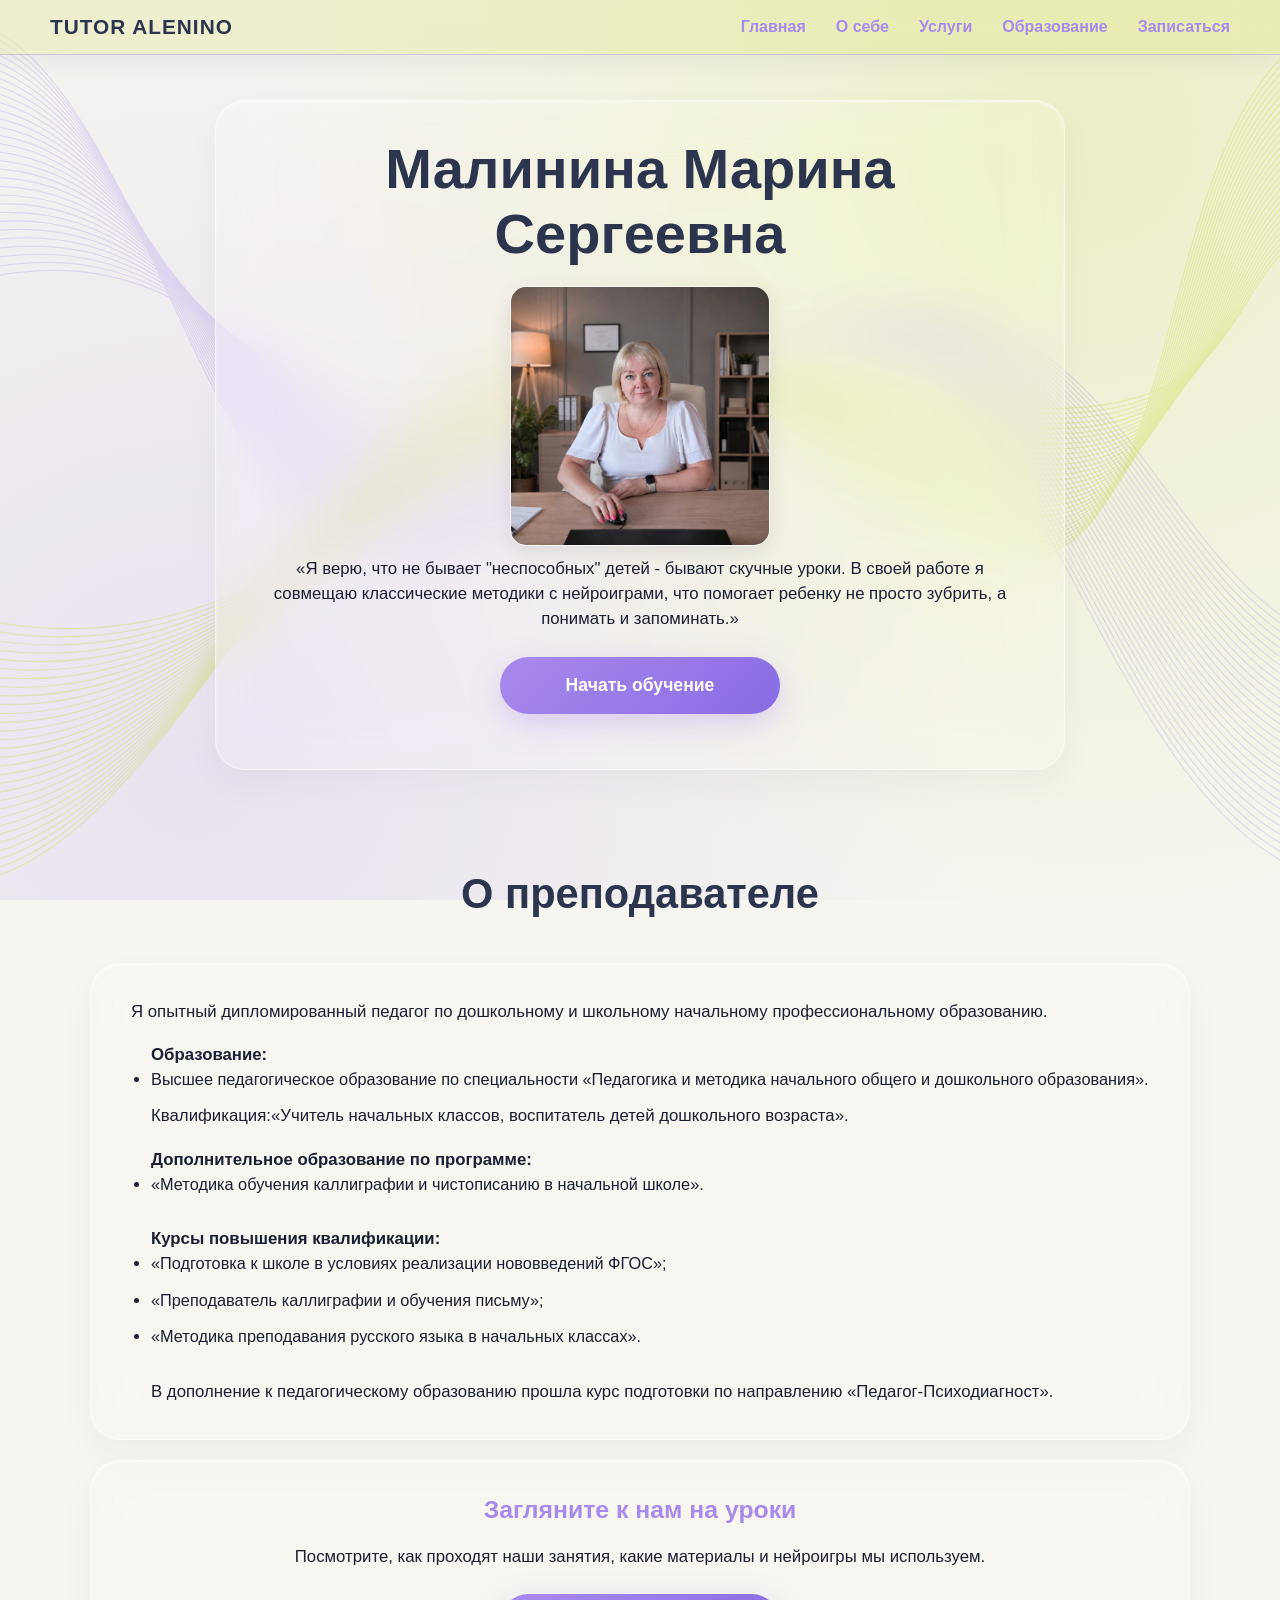
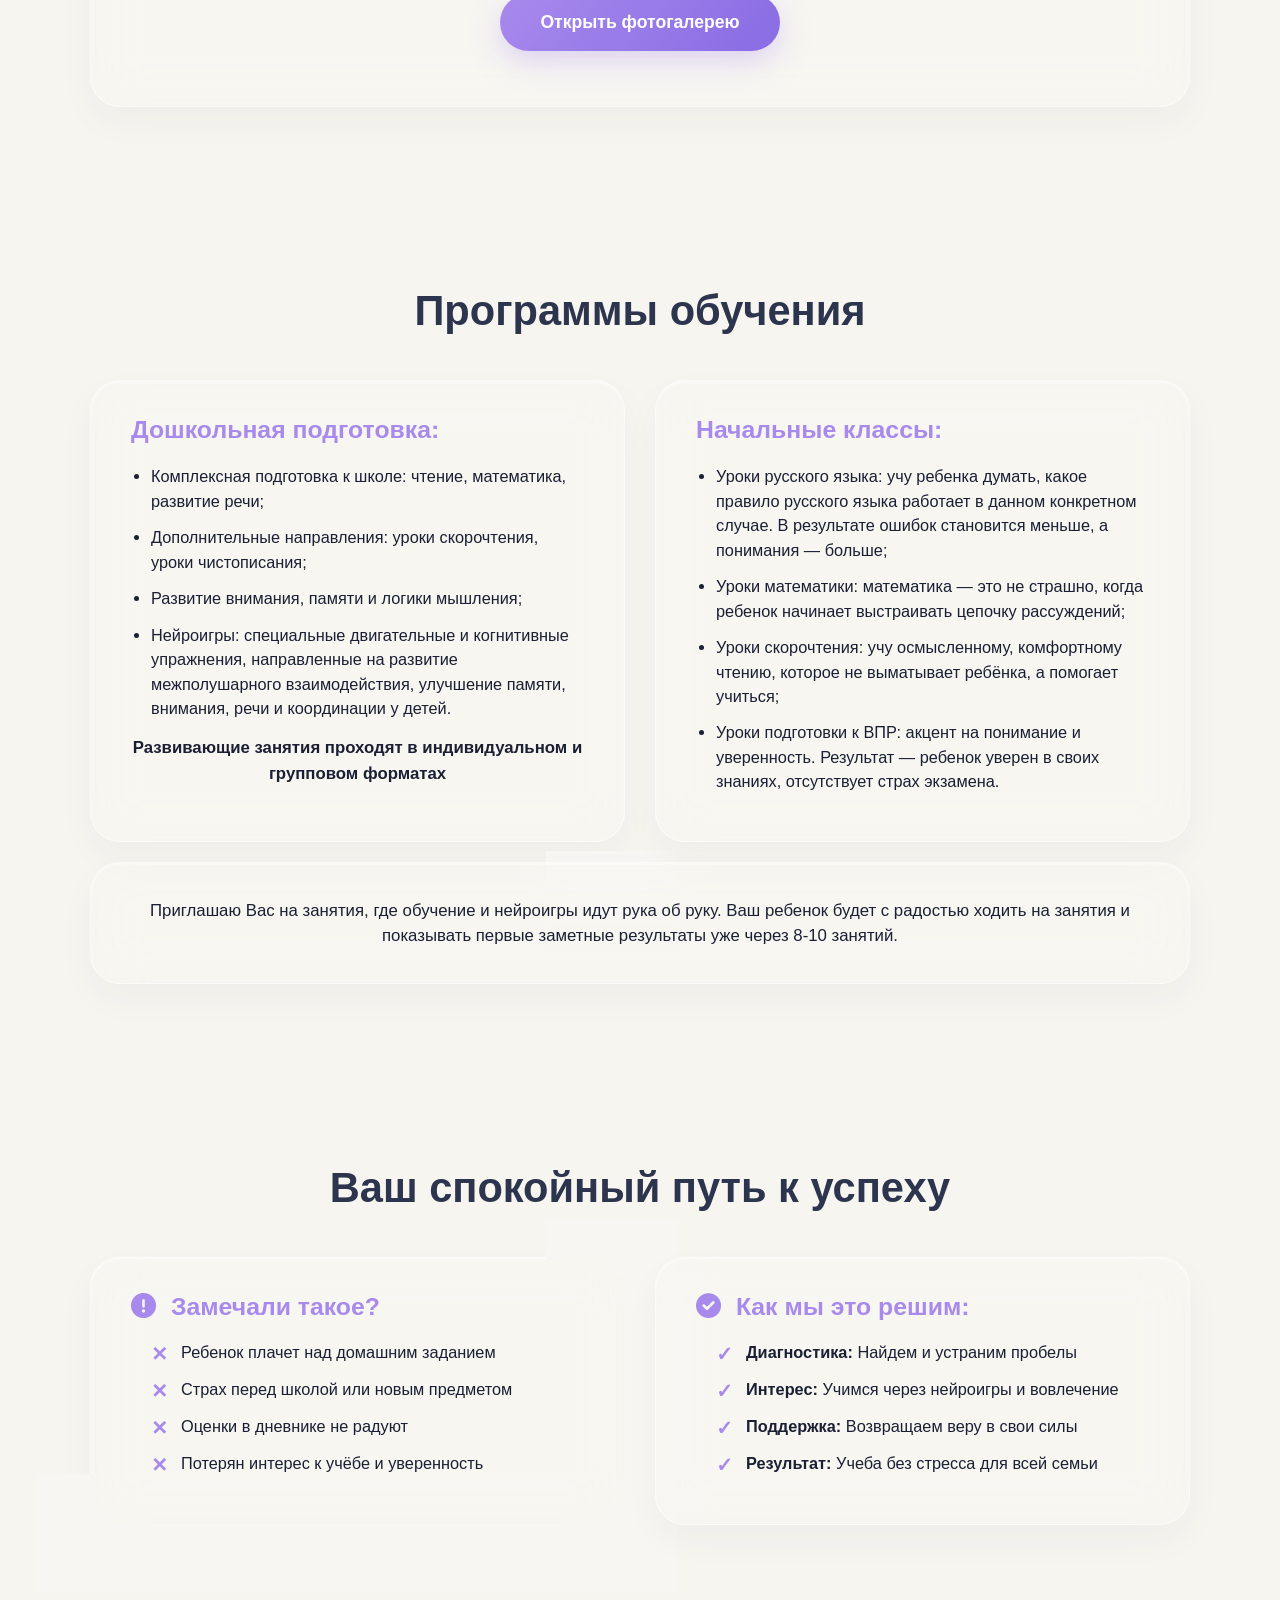
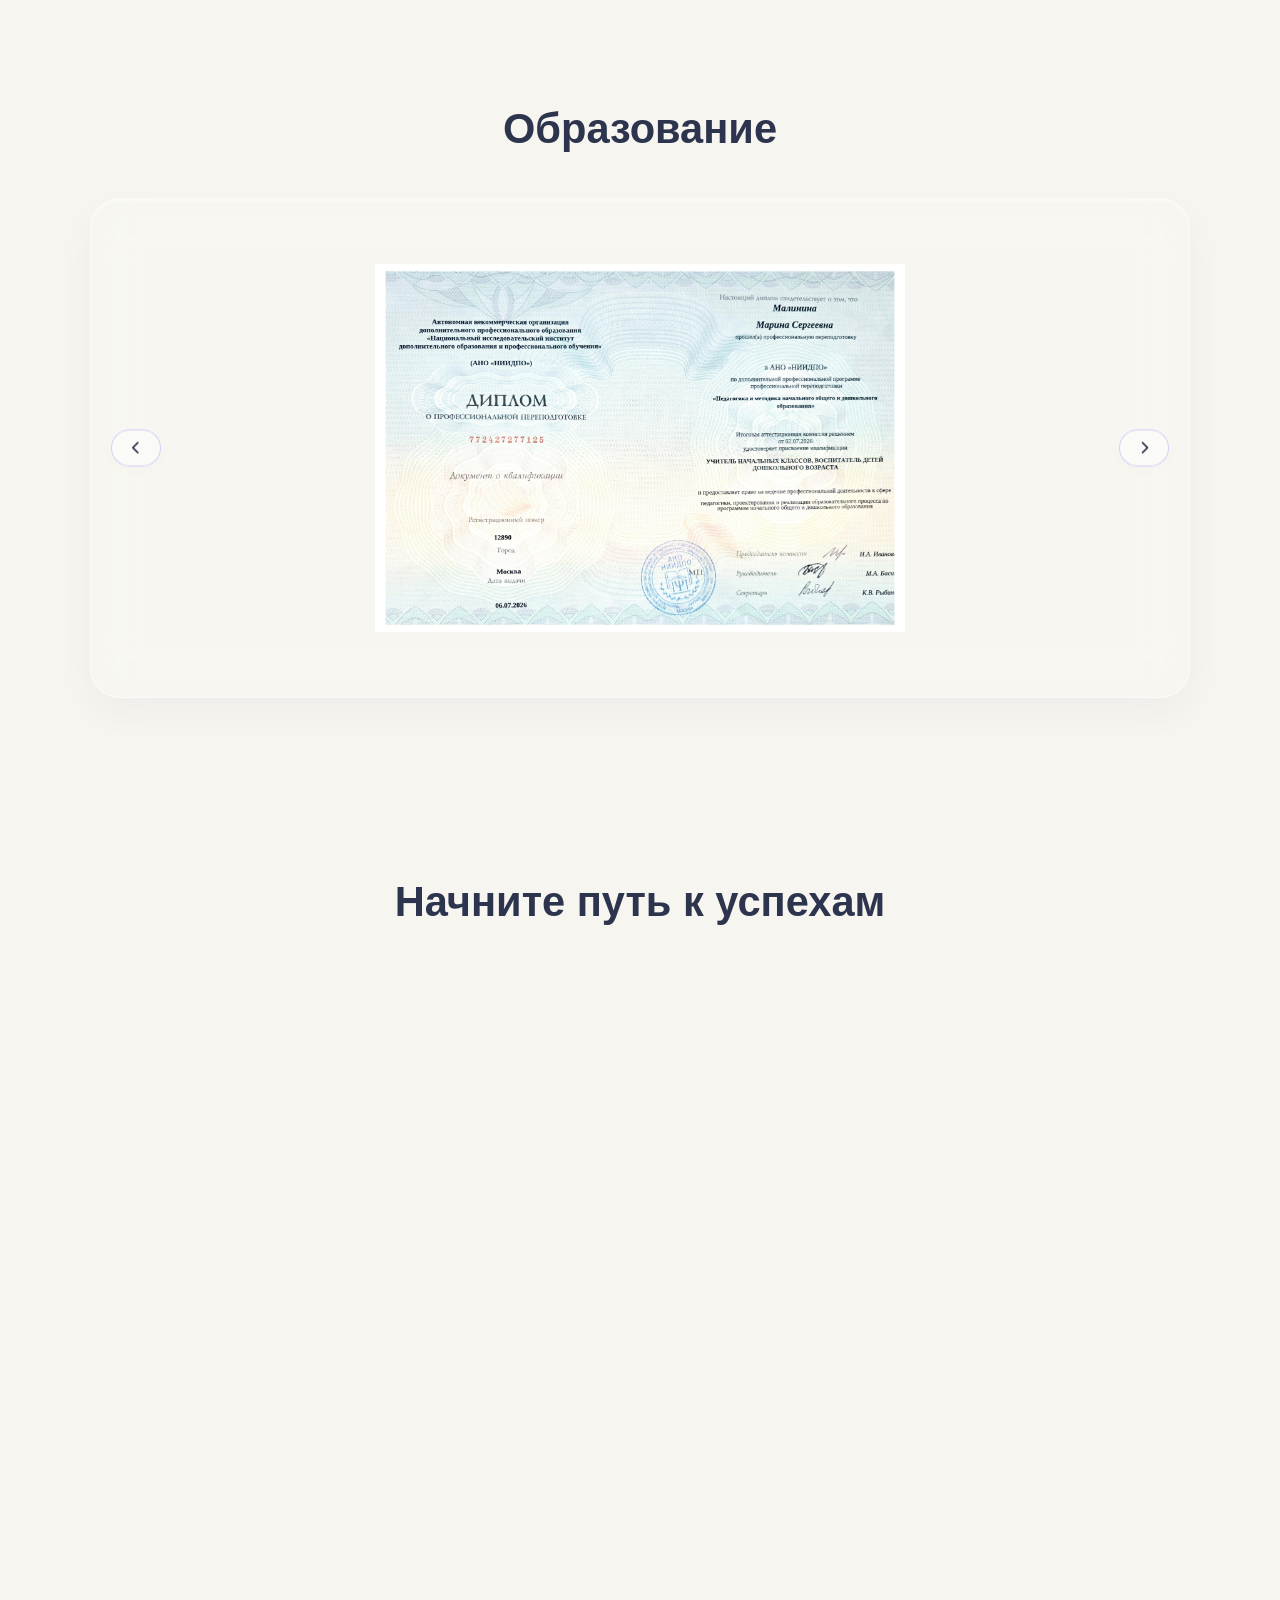
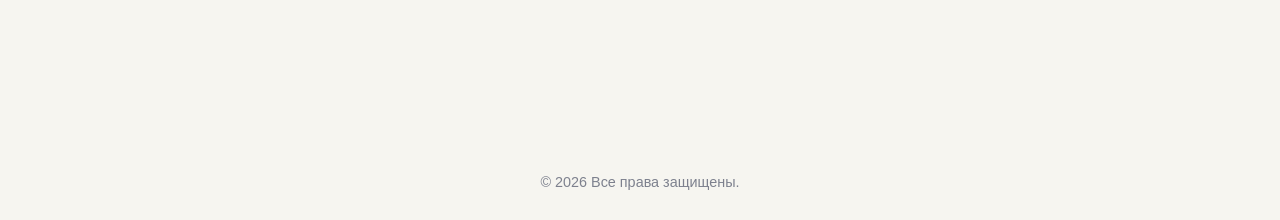
<file: index.html>
<!DOCTYPE html>
<html lang="ru">
<head>
    <meta charset="UTF-8">
    <meta name="viewport" content="width=device-width, initial-scale=1.0">
    <meta name="description" content="Репетитор начальных классов и дошкольников. Марина Сергеевна Малинина. Подготовка к школе, нейроигры.">
    <title>Малинина Марина Сергеевна | Репетитор начальных классов</title>
    <link rel="stylesheet" href="style.css">
    <link rel="stylesheet" href="https://cdnjs.cloudflare.com/ajax/libs/font-awesome/6.0.0/css/all.min.css">
</head>
<body>
    
    <nav class="navbar">
        <div class="logo">TUTOR ALENINO</div>
        <div class="menu-toggle" id="mobile-menu">
            <i class="fas fa-ellipsis-v"></i>
        </div>
        <ul class="nav-links">
            <li><a href="#home">Главная</a></li>
            <li><a href="#about">О себе</a></li>
            <li><a href="#services">Услуги</a></li>
            <li><a href="#diplomas">Образование</a></li>
            <li><a href="#start-path">Записаться</a></li>
        </ul>
    </nav>

    <header id="home" class="hero">
        <div class="container hero-layout">
            <div class="hero-content glass">
                <h1>Малинина Марина Сергеевна</h1>
                <img src="M1.jpg" alt="Малинина Марина Сергеевна" class="hero-avatar">
                <p>«Я верю, что не бывает "неспособных" детей - бывают скучные уроки. В своей работе я совмещаю классические методики с нейроиграми, что помогает ребенку не просто зубрить, а понимать и запоминать.»</p>
                <a href="#start-path" class="cta-button">Начать обучение</a>
            </div>
        </div>
    </header>

    <section id="about" class="section">
        <div class="container">
            <h2 class="section-title">О преподавателе</h2>
            <div class="glass card reveal">
                <p>Я опытный дипломированный педагог по дошкольному и школьному начальному профессиональному образованию.</p>
                <br>
                <ul>
                    <p><b>Образование:</b></p>
                    <li>Высшее педагогическое образование по специальности «Педагогика и методика начального общего и дошкольного образования».</li>
                    <p>Квалификация:«Учитель начальных классов, воспитатель детей дошкольного возраста».</p>
                    <br>
                    <p><b>Дополнительное образование по программе:</b><p>
                    <li>«Методика обучения каллиграфии и чистописанию в начальной школе».</li>
                    <br>
                    <p><b>Курсы повышения квалификации:</b></p>
                    <li>«Подготовка к школе в условиях реализации нововведений ФГОС»;</li>
                    <li>«Преподаватель каллиграфии и обучения письму»;</li> 
                    <li>«Методика преподавания русского языка в начальных классах».</li>
                    <br>
                    <p>В дополнение к педагогическому образованию прошла курс подготовки по направлению «Педагог-Психодиагност».</p>
                </ul>
            </div>

            <div class="glass card reveal services-full-width">
                <h3>Загляните к нам на уроки</h3>
                <p>Посмотрите, как проходят наши занятия, какие материалы и нейроигры мы используем.</p>
                <a href="gallery.html" class="cta-button">Открыть фотогалерею</a>
            </div>
        </div>
    </section>

    <section id="services" class="section">
        <div class="container">
            <h2 class="section-title">Программы обучения</h2>
            <div class="services-grid">
                <div class="glass card reveal">
                    <h3>Дошкольная подготовка:</h3>
                    <ul>
                        <li>Комплексная подготовка к школе: чтение, математика, развитие речи;</li>
                        <li>Дополнительные направления: уроки скорочтения, уроки чистописания;</li>
                        <li>Развитие внимания, памяти и логики мышления;</li>
                        <li>Нейроигры: специальные двигательные и когнитивные упражнения, направленные на развитие межполушарного взаимодействия, улучшение памяти, внимания, речи и координации у детей.</li>
                    </ul>
                    <p style="text-align: center; margin-top: 15px; font-weight: 600;">Развивающие занятия проходят в индивидуальном и групповом форматах</p>
                </div>

                <div class="glass card reveal">
                    <h3>Начальные классы:</h3>
                    <ul>
                        <li>Уроки русского языка: учу ребенка думать, какое правило русского языка работает в данном конкретном случае. В результате ошибок становится меньше, а понимания — больше;</li>
                        <li>Уроки математики: математика — это не страшно, когда ребенок начинает выстраивать цепочку рассуждений;</li>
                        <li>Уроки скорочтения: учу осмысленному, комфортному чтению, которое не выматывает ребёнка, а помогает учиться;</li>
                        <li>Уроки подготовки к ВПР: акцент на понимание и уверенность. Результат — ребенок уверен в своих знаниях, отсутствует страх экзамена.</li>
                    </ul>
                </div>
            </div>

            <div class="glass card reveal services-full-width">
                <p>Приглашаю Вас на занятия, где обучение и нейроигры идут рука об руку. Ваш ребенок будет с радостью ходить на занятия и показывать первые заметные результаты уже через 8-10 занятий.</p>
            </div>
        </div>
    </section>

    <section id="approach" class="section">
        <div class="container">
            <h2 class="section-title">Ваш спокойный путь к успеху</h2>
            <div class="approach-grid">
                <div class="glass card reveal">
                    <h3 class="card-header"><i class="fas fa-exclamation-circle"></i> Замечали такое?</h3>
                    <ul class="clean-list">
                        <li><span class="dot">✕</span> Ребенок плачет над домашним заданием</li>
                        <li><span class="dot">✕</span> Страх перед школой или новым предметом</li>
                        <li><span class="dot">✕</span> Оценки в дневнике не радуют</li>
                        <li><span class="dot">✕</span> Потерян интерес к учёбе и уверенность</li>
                    </ul>
                </div>

                <div class="glass card reveal">
                    <h3 class="card-header"><i class="fas fa-check-circle"></i> Как мы это решим:</h3>
                    <ul class="clean-list">
                        <li><span class="dot blue">✓</span> <strong>Диагностика:</strong> Найдем и устраним пробелы</li>
                        <li><span class="dot blue">✓</span> <strong>Интерес:</strong> Учимся через нейроигры и вовлечение</li>
                        <li><span class="dot blue">✓</span> <strong>Поддержка:</strong> Возвращаем веру в свои силы</li>
                        <li><span class="dot blue">✓</span> <strong>Результат:</strong> Учеба без стресса для всей семьи</li>
                    </ul>
                </div>
            </div>
        </div>
    </section>

    <section id="diplomas" class="section">
        <div class="container">
            <h2 class="section-title">Образование</h2>
            <div class="carousel-container glass reveal">
                <div class="carousel-slide">
                    <img src="Dip1.jpg" alt="">
                    <img src="Dip2.jpg" alt="">
                    <img src="Dip3.jpg" alt="">
                    <img src="Dip4.jpg" alt="">
                    <img src="diplom1.jpg" alt="">
                    <img src="diplom2.jpg" alt="">
                    <img src="diplom3.jpg" alt="">
                </div>
                <button id="prevBtn" class="carousel-btn btn-glass"><i class="fas fa-chevron-left"></i></button>
                <button id="nextBtn" class="carousel-btn btn-glass"><i class="fas fa-chevron-right"></i></button>
            </div>
        </div>
    </section>

    <section id="start-path" class="section">
        <div class="container">
            <h2 class="section-title">Начните путь к успехам</h2>
            <div class="contact-box glass reveal">
                <p class="cta-text">Хотите узнать, как мы построим занятия для вашего ребёнка?</p>
                <p class="cta-subtext">Заполните короткую анкету — я изучу её и свяжусь с вами для беседы.</p>

                <a href="https://docs.google.com/forms/d/1bpNRsY9jd4IkBMlNtH9bb96tWwq_lnhd3LEMnzcUc38/viewform" 
                   target="_blank" 
                   class="cta-button">
                   Записаться на консультацию
                </a>

                <div class="divider"></div>

                <p class="contact-sub-header">Или свяжитесь со мной напрямую:</p>
                <p class="contact-item">
                    <a href="tel:+79773644241" class="phone-link">📱 8 (977) 364-42-41</a>
                </p>
                
                <div class="social-links">
                    <a href="https://t.me/repetitoralenino" class="social-btn">Telegram</a>
                    <a href="#" class="social-btn">MAX</a>
                    <a href="#" class="social-btn">ВКонтакте</a>
                </div>
                
                <p class="work-time">🕒 Работаю: пн–сб с 10:00 до 19:00</p>
            </div>
        </div>
    </section>

    <footer class="site-footer">
        <div class="container">
            <p>&copy; 2026 Все права защищены.</p>
        </div>
    </footer>

    <script src="script.js"></script>
</body>
</html>
</file>
<file: style.css>
:root {
    --bg-light: #f6f5f0;        /* Элегантный кремовый фон */
    --accent-blue: #A88AED;     /* Обновленный Фиолетовый */
    --accent-lime: #CBD83B;     /* Обновленный Лаймовый */
    --text-main: #2d344d;       /* Темно-синий текст */
    --text-dark: #1a1f33;       /* Насыщенный темный для читаемости в стекле */
    --transition: all 0.4s cubic-bezier(0.25, 0.8, 0.25, 1);
}

* {
    margin: 0;
    padding: 0;
    box-sizing: border-box;
    font-family: -apple-system, BlinkMacSystemFont, "Segoe UI", Roboto, Helvetica, Arial, sans-serif;
}

body {
    background-color: var(--bg-light);
    background-image: 
        url("data:image/svg+xml,%3Csvg xmlns='http://www.w3.org/2000/svg' viewBox='0 0 1440 900'%3E%3Cg fill='none' stroke='%23A88AED' opacity='0.25'%3E%3Cpath d='M-100,50 C300,-200 200,900 700,450 C1200,0 1100,1100 1600,850' stroke-width='1.2'/%3E%3Cpath d='M-100,60 C303,-190 203,890 703,448 C1203,3 1103,1090 1600,842' stroke-width='1.2'/%3E%3Cpath d='M-100,70 C306,-180 206,880 706,446 C1206,6 1106,1080 1600,834' stroke-width='1.2'/%3E%3Cpath d='M-100,80 C309,-170 209,870 709,444 C1209,9 1109,1070 1600,826' stroke-width='1.2'/%3E%3Cpath d='M-100,90 C312,-160 212,860 712,442 C1212,12 1112,1060 1600,818' stroke-width='1.2'/%3E%3Cpath d='M-100,100 C315,-150 215,850 715,440 C1215,15 1115,1050 1600,810' stroke-width='1.2'/%3E%3Cpath d='M-100,110 C318,-140 218,840 718,438 C1218,18 1118,1040 1600,802' stroke-width='1.2'/%3E%3Cpath d='M-100,120 C321,-130 221,830 721,436 C1221,21 1121,1030 1600,794' stroke-width='1.2'/%3E%3Cpath d='M-100,130 C324,-120 224,820 724,434 C1224,24 1124,1020 1600,786' stroke-width='1.2'/%3E%3Cpath d='M-100,140 C327,-110 227,810 727,432 C1227,27 1127,1010 1600,778' stroke-width='1.2'/%3E%3Cpath d='M-100,150 C330,-100 230,800 730,430 C1230,30 1130,1000 1600,770' stroke-width='1.2'/%3E%3Cpath d='M-100,160 C333,-90 233,790 733,428 C1233,33 1133,990 1600,762' stroke-width='1.2'/%3E%3Cpath d='M-100,170 C336,-80 236,780 736,426 C1236,36 1136,980 1600,754' stroke-width='1.2'/%3E%3Cpath d='M-100,180 C339,-70 239,770 739,424 C1239,39 1139,970 1600,746' stroke-width='1.2'/%3E%3Cpath d='M-100,190 C342,-60 242,760 742,422 C1242,42 1142,960 1600,738' stroke-width='1.2'/%3E%3Cpath d='M-100,200 C345,-50 245,750 745,420 C1245,45 1145,950 1600,730' stroke-width='1.2'/%3E%3Cpath d='M-100,210 C348,-40 248,740 748,418 C1248,48 1148,940 1600,722' stroke-width='1.2'/%3E%3Cpath d='M-100,220 C351,-30 251,730 751,416 C1251,51 1151,930 1600,714' stroke-width='1.2'/%3E%3Cpath d='M-100,230 C354,-20 254,720 754,414 C1254,54 1154,920 1600,706' stroke-width='1.2'/%3E%3Cpath d='M-100,240 C357,-10 257,710 757,412 C1257,57 1157,910 1600,698' stroke-width='1.2'/%3E%3Cpath d='M-100,250 C360,0 260,700 760,410 C1260,60 1160,900 1600,690' stroke-width='1.2'/%3E%3Cpath d='M-100,260 C363,10 263,690 763,408 C1263,63 1163,890 1600,682' stroke-width='1.2'/%3E%3Cpath d='M-100,270 C366,20 266,680 766,406 C1266,66 1166,880 1600,674' stroke-width='1.2'/%3E%3Cpath d='M-100,280 C369,30 269,670 769,404 C1269,69 1169,870 1600,666' stroke-width='1.2'/%3E%3Cpath d='M-100,290 C372,40 272,660 772,402 C1272,72 1172,860 1600,658' stroke-width='1.2'/%3E%3Cpath d='M-100,300 C375,50 275,650 775,400 C1275,75 1175,850 1600,650' stroke-width='1.2'/%3E%3Cpath d='M-100,310 C378,60 278,640 778,398 C1278,78 1178,840 1600,642' stroke-width='1.2'/%3E%3Cpath d='M-100,320 C381,70 278,630 781,396 C1281,81 1181,830 1600,634' stroke-width='1.2'/%3E%3Cpath d='M-100,330 C384,80 284,620 784,394 C1284,84 1184,820 1600,626' stroke-width='1.2'/%3E%3Cpath d='M-100,340 C387,90 287,610 787,392 C1287,87 1187,810 1600,618' stroke-width='1.2'/%3E%3C/g%3E%3Cg fill='none' stroke='%23CBD83B' opacity='0.3'%3E%3Cpath d='M-100,850 C300,1100 400,0 900,450 C1400,900 1100,-200 1600,50' stroke-width='1.2'/%3E%3Cpath d='M-100,840 C303,1090 403,10 903,448 C1403,886 1103,-190 1600,58' stroke-width='1.2'/%3E%3Cpath d='M-100,830 C306,1080 406,20 906,446 C1406,872 1106,-180 1600,66' stroke-width='1.2'/%3E%3Cpath d='M-100,820 C309,1070 409,30 909,444 C1409,858 1109,-170 1600,74' stroke-width='1.2'/%3E%3Cpath d='M-100,810 C312,1060 412,40 912,442 C1412,844 1112,-160 1600,82' stroke-width='1.2'/%3E%3Cpath d='M-100,800 C315,1050 415,50 915,440 C1415,830 1115,-150 1600,90' stroke-width='1.2'/%3E%3Cpath d='M-100,790 C318,1040 418,60 918,438 C1418,816 1118,-140 1600,98' stroke-width='1.2'/%3E%3Cpath d='M-100,780 C321,1030 421,70 921,436 C1421,802 1121,-130 1600,106' stroke-width='1.2'/%3E%3Cpath d='M-100,770 C324,1020 424,80 924,434 C1424,788 1124,-120 1600,114' stroke-width='1.2'/%3E%3Cpath d='M-100,760 C327,1010 427,90 927,432 C1427,774 1127,-110 1600,122' stroke-width='1.2'/%3E%3Cpath d='M-100,750 C330,1000 430,100 930,430 C1430,760 1130,-100 1600,130' stroke-width='1.2'/%3E%3Cpath d='M-100,740 C333,990 433,110 933,428 C1433,746 1133,-90 1600,138' stroke-width='1.2'/%3E%3Cpath d='M-100,730 C336,980 436,120 936,426 C1436,732 1136,-80 1600,146' stroke-width='1.2'/%3E%3Cpath d='M-100,720 C339,970 439,130 939,424 C1439,718 1139,-70 1600,154' stroke-width='1.2'/%3E%3Cpath d='M-100,710 C342,960 442,140 942,422 C1442,704 1142,-60 1600,162' stroke-width='1.2'/%3E%3Cpath d='M-100,700 C345,950 445,150 945,420 C1445,690 1145,-50 1600,170' stroke-width='1.2'/%3E%3Cpath d='M-100,690 C348,940 448,160 948,418 C1448,676 1148,-40 1600,178' stroke-width='1.2'/%3E%3Cpath d='M-100,680 C351,930 451,170 951,416 C1451,662 1151,-30 1600,186' stroke-width='1.2'/%3E%3Cpath d='M-100,670 C354,920 454,180 954,414 C1454,648 1154,-20 1600,194' stroke-width='1.2'/%3E%3Cpath d='M-100,660 C357,910 457,190 957,412 C1457,634 1157,-10 1600,202' stroke-width='1.2'/%3E%3Cpath d='M-100,650 C360,900 460,200 960,410 C1460,620 1160,0 1600,210' stroke-width='1.2'/%3E%3Cpath d='M-100,640 C363,890 463,210 963,408 C1463,606 1163,10 1600,218' stroke-width='1.2'/%3E%3Cpath d='M-100,630 C366,880 466,220 966,406 C1466,592 1166,20 1600,226' stroke-width='1.2'/%3E%3Cpath d='M-100,620 C369,870 469,230 969,404 C1469,578 1169,30 1600,234' stroke-width='1.2'/%3E%3Cpath d='M-100,610 C372,860 472,240 972,402 C1472,564 1172,40 1600,242' stroke-width='1.2'/%3E%3Cpath d='M-100,600 C375,850 475,250 975,400 C1475,550 1175,50 1600,250' stroke-width='1.2'/%3E%3Cpath d='M-100,590 C378,840 478,260 978,398 C1478,536 1178,60 1600,258' stroke-width='1.2'/%3E%3Cpath d='M-100,580 C381,830 481,270 981,396 C1481,522 1181,70 1600,266' stroke-width='1.2'/%3E%3Cpath d='M-100,570 C384,820 484,280 984,394 C1484,508 1184,80 1600,274' stroke-width='1.2'/%3E%3Cpath d='M-100,560 C387,810 487,290 987,392 C1487,494 1187,90 1600,282' stroke-width='1.2'/%3E%3C/g%3E%3C/svg%3E"),
        radial-gradient(circle at 85% 15%, rgba(203, 216, 59, 0.22) 0%, transparent 60%),
        radial-gradient(circle at 15% 85%, rgba(168, 138, 237, 0.18) 0%, transparent 60%);
    background-attachment: fixed;
    background-size: cover;
    background-position: center;
    margin: 0;
}

/* 2. НАВИГАЦИЯ */
.navbar {
    position: fixed;
    top: 0;
    width: 100%;
    display: flex;
    justify-content: space-between;
    align-items: center;
    padding: 15px 50px;
    z-index: 1000;
    background: rgba(203, 216, 59, 0.18) !important; 
    backdrop-filter: blur(20px);
    -webkit-backdrop-filter: blur(20px);
    border-bottom: 1px solid rgba(168, 138, 237, 0.4) !important;
    box-shadow: 0 4px 25px rgba(45, 52, 77, 0.08);
}

.logo {
    font-size: 1.3rem;
    font-weight: 700;
    letter-spacing: 1px;
    color: var(--text-main);
}

.nav-links {
    display: flex;
    list-style: none;
}

.nav-links li a {
    color: var(--accent-blue) !important; 
    text-decoration: none;
    margin-left: 30px;
    font-weight: 700;
    transition: color 0.3s ease;
}

.nav-links li a:hover {
    color: var(--accent-lime) !important;
    text-shadow: 0 1px 3px rgba(45, 52, 77, 0.2); 
}

.menu-toggle {
    display: none;
    cursor: pointer;
    font-size: 1.5rem;
    padding: 5px;
    color: var(--text-main);
}

/* 3. ГЛАВНЫЙ ЭКРАН (HERO) */
.hero {
    min-height: 85vh;
    display: flex !important;
    align-items: center !important;
    justify-content: center !important;
    padding-top: 100px;
    background: transparent;
    padding-left: 20px;
    padding-right: 20px;
}

.hero-layout {
    display: flex !important;
    justify-content: center !important;
    width: 100% !important;
}

.hero-content {
    text-align: center !important;
    max-width: 850px !important;
    width: 100% !important;
}

.hero-content .glass {
    display: flex !important;
    flex-direction: column !important;
    gap: 20px !important;
    align-items: center !important;
    height: auto !important; 
    padding-bottom: 45px !important; 
}

h1 {
    font-size: clamp(2rem, 5vw, 3.5rem);
    margin-bottom: 20px;
    font-weight: 700;
    color: var(--text-main);
    text-align: center !important;
}

.accent {
    color: var(--accent-blue) !important;
    opacity: 1 !important;
}

/* 4. ОБЩИЕ СТИЛИ БЛОКОВ */
.container {
    max-width: 1140px !important;
    margin: 0 auto !important;
    padding: 0 20px !important;
    width: 100% !important;
    box-sizing: border-box !important;
}

.section {
    padding: 80px 0;
    width: 100%;
}

.section-title {
    text-align: center;
    font-size: 2.6rem;
    margin-bottom: 45px;
    font-weight: 700;
    color: var(--text-main);
}

.services-grid, .approach-grid {
    display: grid !important;
    grid-template-columns: repeat(auto-fit, minmax(320px, 1fr)) !important;
    gap: 30px !important;
    width: 100% !important;
    justify-content: center !important;
    align-items: stretch !important;
    box-sizing: border-box !important;
}

.services-full-width {
    margin-top: 30px !important;
    width: 100% !important;
    text-align: center !important;
}

/* ПРИНУДИТЕЛЬНОЕ ЦЕНТРИРОВАНИЕ КАРТОЧКИ ГАЛЕРЕИ В HTML И CSS */
.services-full-width.glass,
.services-full-width {
    display: flex !important;
    flex-direction: column !important;
    align-items: center !important;
    justify-content: center !important;
    text-align: center !important;
}

.services-full-width h2,
.services-full-width h3,
.services-full-width p {
    text-align: center !important;
    text-align-last: center !important;
    width: 100% !important;
}

.glass {
    background: rgba(255, 255, 255, 0.16) !important; 
    backdrop-filter: blur(25px) saturate(130%) !important; 
    -webkit-backdrop-filter: blur(25px) saturate(130%) !important;
    border-radius: 30px !important;
    padding: 35px 40px !important;
    border: 1px solid rgba(255, 255, 255, 0.5) !important;
    box-shadow: 
        inset 0 2px 2px rgba(255, 255, 255, 0.4),
        0 15px 35px rgba(45, 52, 77, 0.04) !important;
    color: var(--text-dark) !important; 
    transition: transform 0.3s ease, background 0.3s ease, box-shadow 0.3s ease !important;
    box-sizing: border-box !important;
    margin: 0 0 20px 0 !important; 
    width: 100% !important;
}

.glass:hover {
    transform: translateY(-5px) !important;
    background: rgba(255, 255, 255, 0.25) !important;
    border: 1px solid rgba(168, 138, 237, 0.45) !important;
    box-shadow: 
        inset 0 2px 4px rgba(255, 255, 255, 0.5),
        0 20px 45px rgba(168, 138, 237, 0.15) !important;
}

.glass h2, .glass h3 {
    color: var(--accent-blue) !important; 
    font-weight: 700;
    font-size: 1.55rem;
    margin-bottom: 20px;
    text-align: left;
}

.glass p {
    color: var(--text-dark) !important;
    font-weight: 500;
    font-size: 1.05rem;
    line-height: 1.5;
}

.glass ul {
    padding-left: 20px !important;
    margin: 0 !important;
    list-style-position: outside !important;
}

.glass li {
    color: var(--text-dark) !important;
    font-weight: 500;
    font-size: 1.02rem;
    line-height: 1.5;
    margin-bottom: 12px;
}

/* ЖЕСТКАЯ ФИКСАЦИЯ СТИЛЕЙ СПИСКОВ (Убирает переносы одиноких слов) */
.clean-list {
    list-style: none !important;
    padding-left: 0 !important;
    margin: 0 !important;
}

.clean-list li,
.approach-grid li,
.approach-grid .clean-list li {
    display: block !important;               /* Отключаем flex у li */
    text-align: left !important;            /* Выравнивание только по левому краю */
    text-align-last: left !important;       /* Запрет растягивания/центрирования последней строки */
    padding-left: 30px !important;          /* Место под галочку */
    position: relative !important;          /* Относительное позиционирование */
    margin-bottom: 14px !important;
    line-height: 1.4 !important;
}

/* Позиционирование галочки/иконки отдельно от текста */
.clean-list li .dot,
.approach-grid li .dot,
.clean-list li i,
.approach-grid li i {
    position: absolute !important;
    left: 0 !important;
    top: 0 !important;
    margin: 0 !important;
    display: inline-block !important;
}

.card-header i {
    color: var(--accent-blue) !important;
    margin-right: 8px;
}

/* 5. КНОПКИ И АКЦЕНТЫ */
.dot, 
.dot.blue, 
.approach-grid li span {
    color: var(--accent-blue) !important; 
    font-weight: bold;
    font-size: 1.2em;
    margin-right: 10px;
}

.btn-glass, .social-btn {
    display: inline-block;
    padding: 14px 32px;
    color: var(--text-main) !important;
    background: rgba(255, 255, 255, 0.3) !important;
    border: 1px solid rgba(168, 138, 237, 0.4) !important;
    text-decoration: none;
    border-radius: 50px;
    transition: var(--transition);
    font-weight: 600;
    backdrop-filter: blur(10px);
    -webkit-backdrop-filter: blur(10px);
    box-shadow: 0 4px 15px rgba(0, 0, 0, 0.02);
}

.btn-glass:hover, .social-btn:hover {
    background: var(--accent-blue) !important;
    color: #ffffff !important;
    border: 1px solid var(--accent-blue) !important;
    transform: translateY(-3px);
    box-shadow: 0 8px 25px rgba(168, 138, 237, 0.3);
}

/* 7. КАРУСЕЛЬ ДИПЛОМОВ */
.carousel-container {
    position: relative;
    overflow: hidden;
    height: 500px;
    border-radius: 28px;
}

.carousel-slide {
    display: flex;
    height: 100%;
}

.carousel-slide img {
    min-width: 100%;
    object-fit: contain;
    padding: 30px;
}

.carousel-btn {
    position: absolute;
    top: 50%;
    transform: translateY(-50%);
    z-index: 10;
    padding: 10px 20px !important;
}

#prevBtn { left: 20px; }
#nextBtn { right: 20px; }

/* 8. ОБЪЕДИНЕННЫЙ БЛОК КОНТАКТОВ */
.contact-box {
    margin: 0 auto 40px auto !important;
    max-width: 750px !important; 
    width: 100% !important;
    display: flex !important;
    flex-direction: column !important;
    align-items: center !important;
    text-align: center !important;
    box-sizing: border-box !important;
}

.work-time {
    opacity: 0.7;
    font-size: 0.9rem;
    margin-top: 40px;
    display: block;
    font-weight: 600;
    text-align: center !important;
}

.cta-text { 
    font-size: 1.6rem; 
    font-weight: 600; 
    margin-bottom: 10px; 
    color: var(--text-dark); 
    text-align: center !important;
}

.cta-subtext { 
    opacity: 0.8; 
    margin-bottom: 30px; 
    text-align: center !important;
}

.contact-sub-header {
    text-align: center !important;
    width: 100% !important;
    margin-top: 25px !important;
    margin-bottom: 15px !important;
}

.contact-item {
    text-align: center !important;
    width: 100% !important;
}

.cta-button {
    display: inline-block !important;
    margin: 25px auto 20px auto !important;
    padding: 18px 40px !important;
    background: linear-gradient(135deg, var(--accent-blue) 0%, #896be4 100%) !important;
    color: #ffffff !important; 
    box-shadow: 0 10px 30px rgba(168, 138, 237, 0.35) !important;
    border: none !important; 
    outline: none !important;
    border-radius: 50px !important;
    font-size: 1.1rem !important;
    font-weight: 600 !important;
    text-decoration: none !important;
    transition: var(--transition) !important;
    cursor: pointer;
    text-align: center !important;
    width: 100% !important;
    max-width: 280px !important;
}

.cta-button:hover {
    transform: translateY(-4px) !important;
    box-shadow: 0 15px 35px rgba(168, 138, 237, 0.5) !important;
    background: linear-gradient(135deg, #bca5f5 0%, var(--accent-blue) 100%) !important;
}

.divider {
    height: 1px;
    background: linear-gradient(to right, transparent, rgba(168, 138, 237, 0.3), transparent);
    margin: 40px auto;
    width: 80%;
}

.social-links {
    margin: 20px 0 !important;
    display: flex !important;
    justify-content: center !important;
    gap: 15px !important;
    flex-wrap: wrap !important;
    width: 100% !important;
}

.social-btn { 
    font-size: 0.9rem; 
    padding: 12px 28px;
}

.reveal {
    opacity: 0;
    transform: translateY(40px);
    transition: var(--transition);
}

.reveal.active {
    opacity: 1;
    transform: translateY(0);
}

/* 10. АДАПТИВНОСТЬ */
@media (max-width: 768px) {
    .nav-links {
        display: none !important;
        flex-direction: column !important;
        position: absolute !important;
        top: 65px !important;
        right: 20px !important;
        background: rgba(255, 255, 255, 0.95) !important;
        backdrop-filter: blur(10px) !important;
        padding: 20px !important;
        border-radius: 20px !important;
        box-shadow: 0 10px 30px rgba(0,0,0,0.1) !important;
        border: 1px solid rgba(168, 138, 237, 0.2) !important;
    }
    .nav-links li a {
        margin-left: 0 !important;
        margin-bottom: 15px !important;
        display: block !important;
    }
    .nav-links.active { display: flex !important; }
    .menu-toggle { display: block !important; }
    
    .services-grid, .approach-grid { 
        grid-template-columns: 1fr !important; 
    }
    .navbar { padding: 15px 25px !important; }
    
    .carousel-container { 
        height: 250px !important; 
    }
    .carousel-slide img {
        max-width: 100% !important;
        height: 100% !important;
        padding: 10px !important;
    }
    
    .hero-content { padding: 20px 10px !important; }
    .glass { padding: 25px 20px !important; }

    .section-title {
        font-size: 2rem !important;
        line-height: 1.2 !important;
        text-align: center !important;
        margin-bottom: 30px !important;
        word-wrap: break-word !important;
    }
}

/* 11. ПОДВАЛ */
.site-footer {
    padding: 30px 0;
    text-align: center;
    width: 100%;
    margin-top: 50px;
}

.site-footer p {
    color: var(--text-main);
    opacity: 0.6;
    font-size: 0.9rem;
    font-weight: 500;
}

/* Квадратная аватарка внутри glass-карточки */
.hero-avatar {
    width: 260px;
    height: 260px;
    border-radius: 16px; /* Легкое скругление углов, чтобы выглядело мягче */
    object-fit: cover;
    border: 1px solid rgba(255, 255, 255, 0.6); /* Тонкая элегантная рамка */
    box-shadow: 0 6px 18px rgba(45, 52, 77, 0.1); /* Мягкая тень */
    margin: 10px auto;
    display: block;
    transition: transform 0.3s ease;
}

.hero-avatar:hover {
    transform: scale(1.03);
}
</file>
